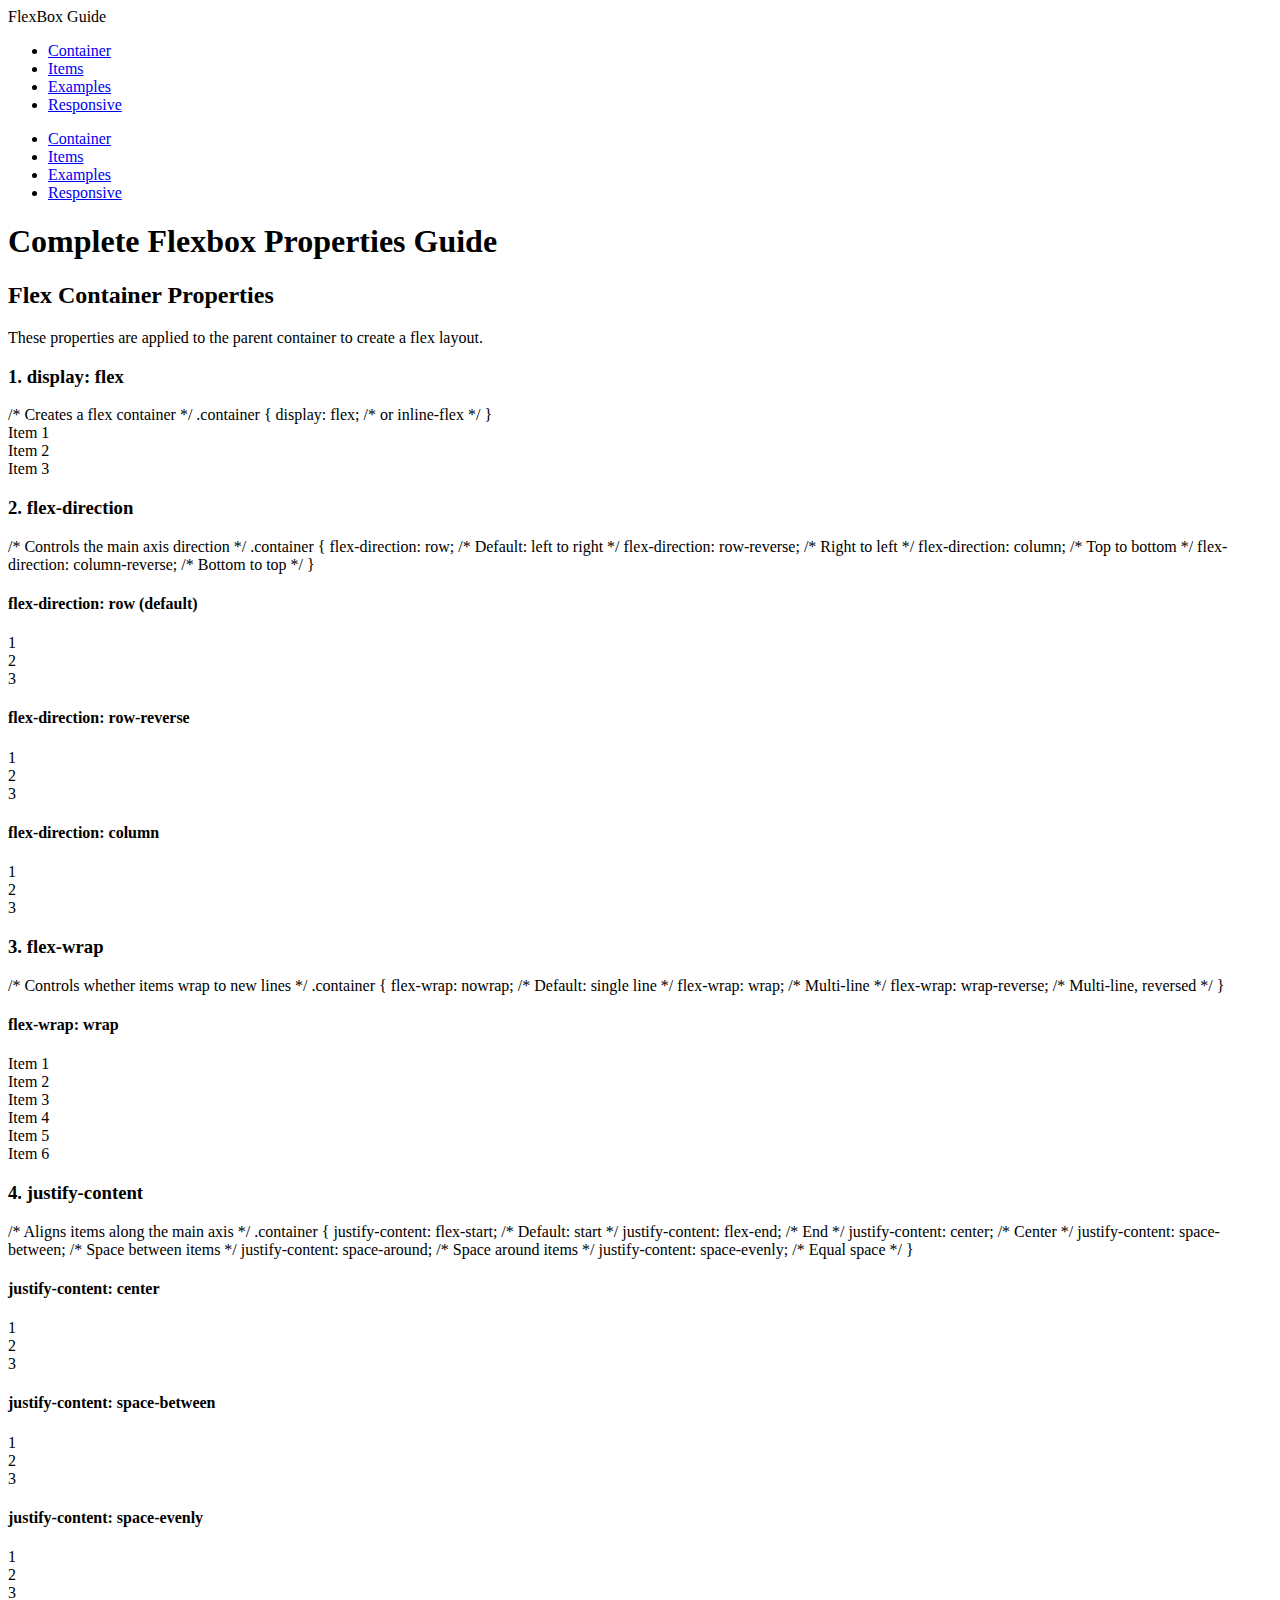
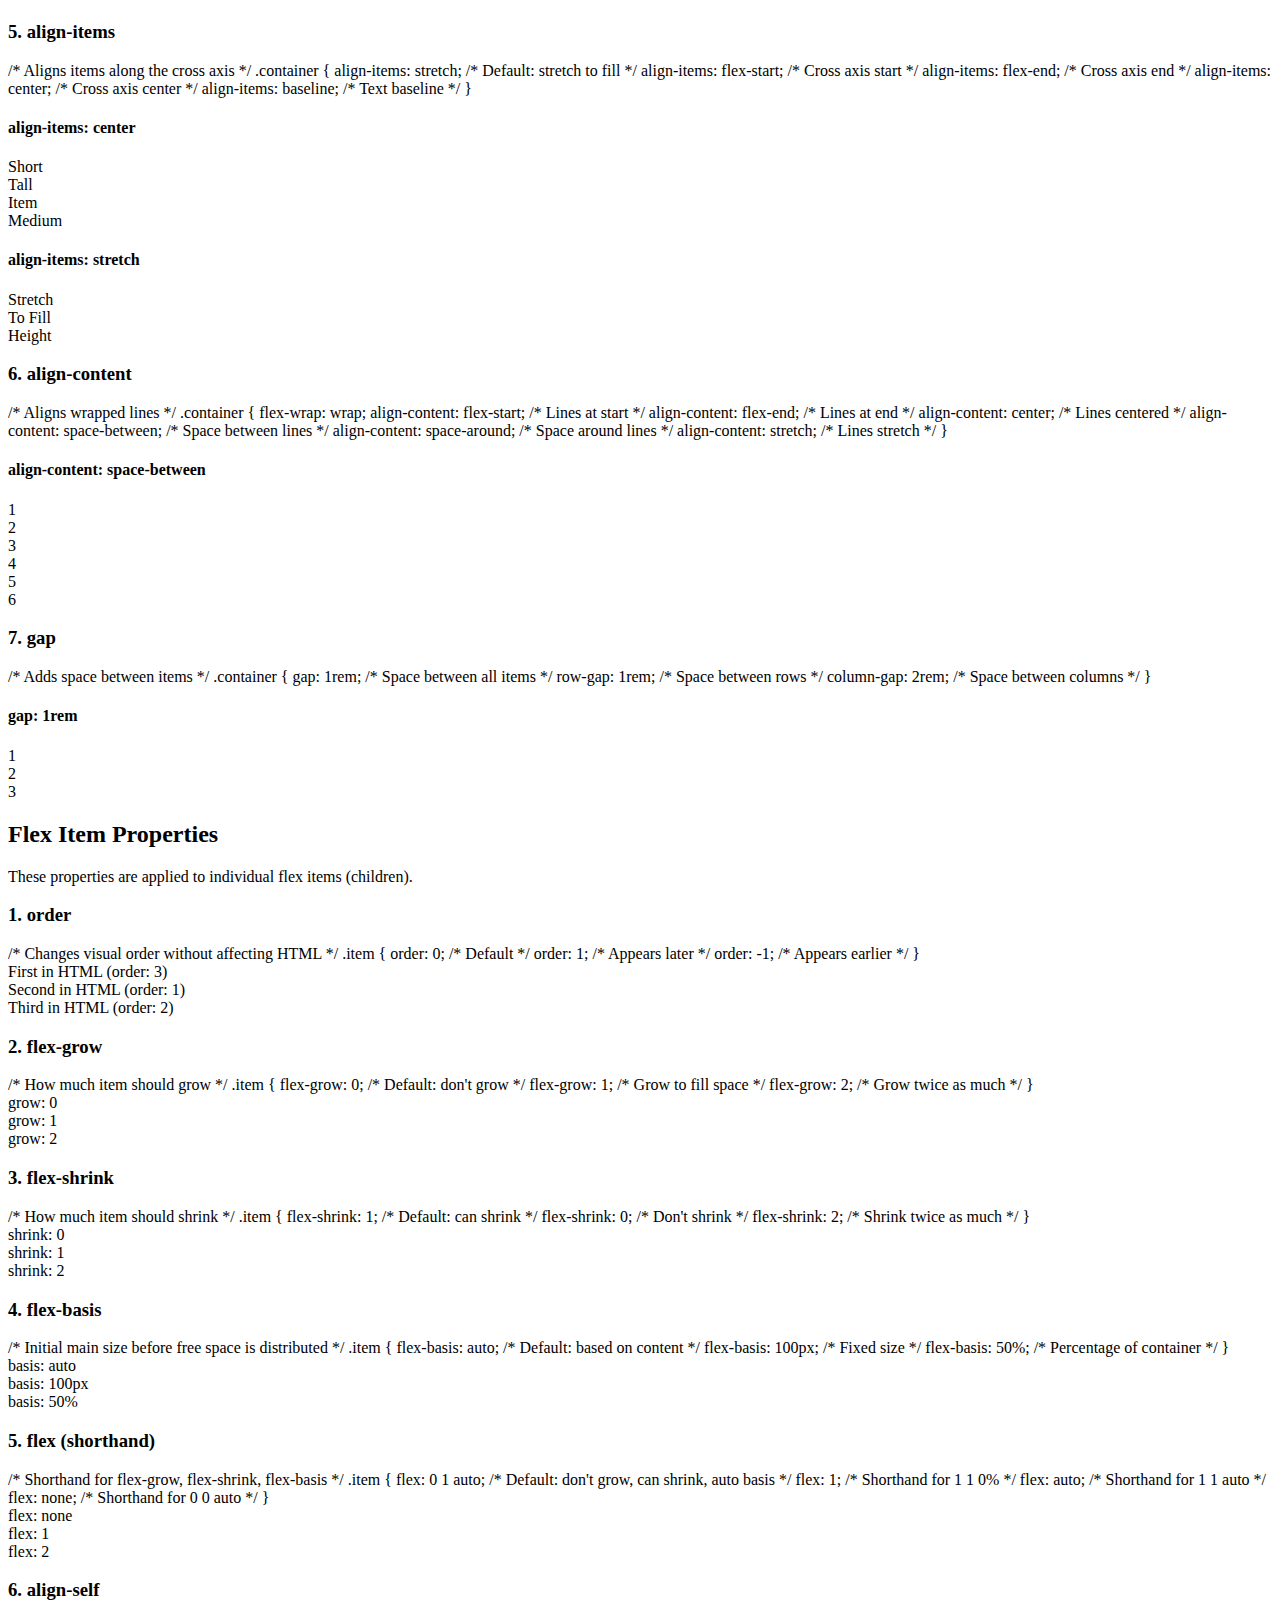
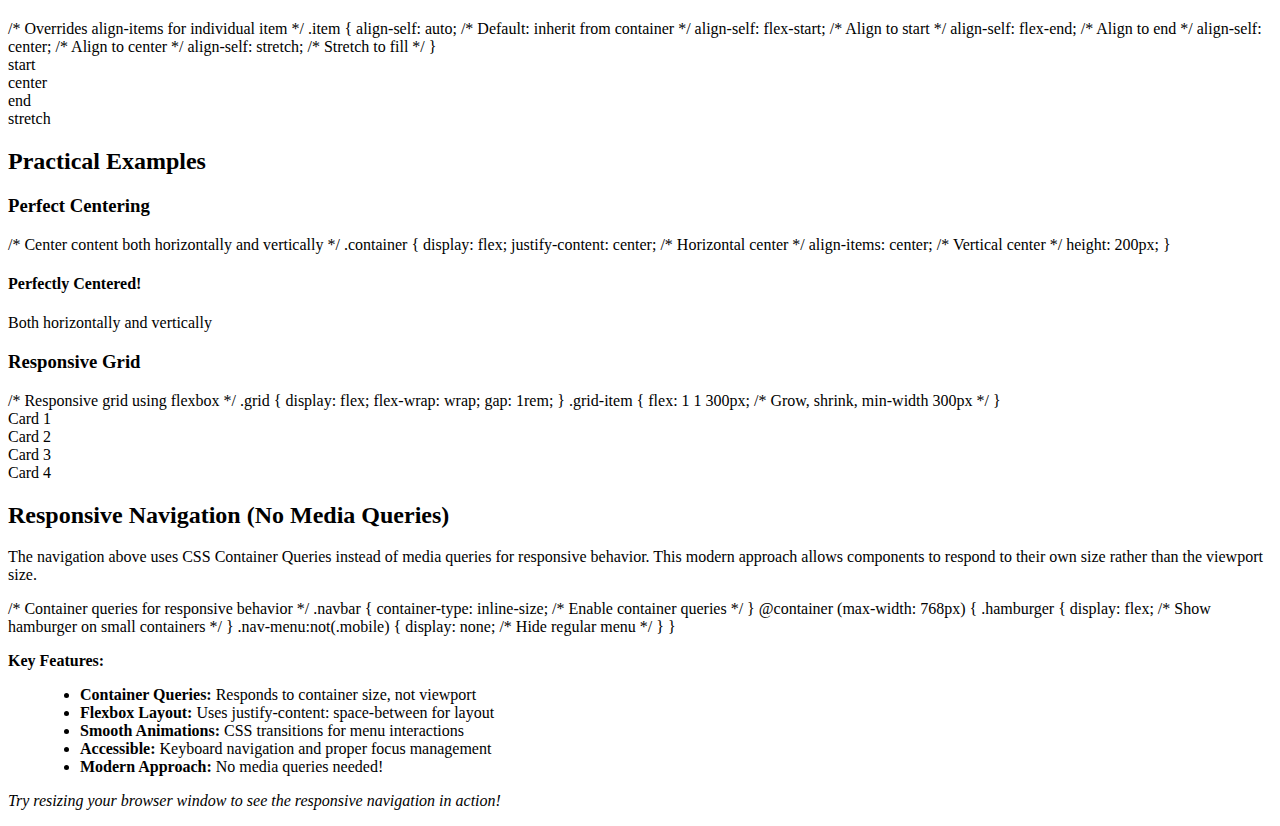
<file: index.html>
<!DOCTYPE html>
<html lang="en">
<head>
<!--     stylesheet link -->
    <link rel="stylesheet" href="css/style.css">
    <meta charset="UTF-8">
    <meta name="viewport" content="width=device-width, initial-scale=1.0">
    <title>Complete Flexbox Guide</title>

</head>
<body>
    <!-- Responsive Navigation -->
    <nav class="navbar">
        <div class="logo">FlexBox Guide</div>
        
        <!-- Regular menu -->
        <ul class="nav-menu">
            <li><a href="#container">Container</a></li>
            <li><a href="#items">Items</a></li>
            <li><a href="#examples">Examples</a></li>
            <li><a href="#responsive">Responsive</a></li>
        </ul>

        <!-- Mobile menu -->
        <ul class="nav-menu mobile" id="mobileMenu">
            <li><a href="#container">Container</a></li>
            <li><a href="#items">Items</a></li>
            <li><a href="#examples">Examples</a></li>
            <li><a href="#responsive">Responsive</a></li>
        </ul>

        <!-- Hamburger menu -->
        <div class="hamburger" id="hamburger">
            <span></span>
            <span></span>
            <span></span>
        </div>
    </nav>

    <div class="container">
        <h1>Complete Flexbox Properties Guide</h1>

        <!-- Flex Container Properties -->
        <div class="section" id="container">
            <h2>Flex Container Properties</h2>
            <p>These properties are applied to the parent container to create a flex layout.</p>

            <h3>1. display: flex</h3>
            <div class="code">/* Creates a flex container */
.container {
    display: flex; /* or inline-flex */
}</div>
            <div class="demo-container flex-basic">
                <div class="demo-item">Item 1</div>
                <div class="demo-item">Item 2</div>
                <div class="demo-item">Item 3</div>
            </div>

            <h3>2. flex-direction</h3>
            <div class="code">/* Controls the main axis direction */
.container {
    flex-direction: row; /* Default: left to right */
    flex-direction: row-reverse; /* Right to left */
    flex-direction: column; /* Top to bottom */
    flex-direction: column-reverse; /* Bottom to top */
}</div>
            
            <h4>flex-direction: row (default)</h4>
            <div class="demo-container flex-row">
                <div class="demo-item">1</div>
                <div class="demo-item">2</div>
                <div class="demo-item">3</div>
            </div>

            <h4>flex-direction: row-reverse</h4>
            <div class="demo-container flex-row-reverse">
                <div class="demo-item">1</div>
                <div class="demo-item">2</div>
                <div class="demo-item">3</div>
            </div>

            <h4>flex-direction: column</h4>
            <div class="demo-container flex-column">
                <div class="demo-item">1</div>
                <div class="demo-item">2</div>
                <div class="demo-item">3</div>
            </div>

            <h3>3. flex-wrap</h3>
            <div class="code">/* Controls whether items wrap to new lines */
.container {
    flex-wrap: nowrap; /* Default: single line */
    flex-wrap: wrap; /* Multi-line */
    flex-wrap: wrap-reverse; /* Multi-line, reversed */
}</div>

            <h4>flex-wrap: wrap</h4>
            <div class="demo-container flex-wrap">
                <div class="demo-item">Item 1</div>
                <div class="demo-item">Item 2</div>
                <div class="demo-item">Item 3</div>
                <div class="demo-item">Item 4</div>
                <div class="demo-item">Item 5</div>
                <div class="demo-item">Item 6</div>
            </div>

            <h3>4. justify-content</h3>
            <div class="code">/* Aligns items along the main axis */
.container {
    justify-content: flex-start; /* Default: start */
    justify-content: flex-end; /* End */
    justify-content: center; /* Center */
    justify-content: space-between; /* Space between items */
    justify-content: space-around; /* Space around items */
    justify-content: space-evenly; /* Equal space */
}</div>

            <h4>justify-content: center</h4>
            <div class="demo-container justify-center">
                <div class="demo-item">1</div>
                <div class="demo-item">2</div>
                <div class="demo-item">3</div>
            </div>

            <h4>justify-content: space-between</h4>
            <div class="demo-container justify-between">
                <div class="demo-item">1</div>
                <div class="demo-item">2</div>
                <div class="demo-item">3</div>
            </div>

            <h4>justify-content: space-evenly</h4>
            <div class="demo-container justify-evenly">
                <div class="demo-item">1</div>
                <div class="demo-item">2</div>
                <div class="demo-item">3</div>
            </div>

            <h3>5. align-items</h3>
            <div class="code">/* Aligns items along the cross axis */
.container {
    align-items: stretch; /* Default: stretch to fill */
    align-items: flex-start; /* Cross axis start */
    align-items: flex-end; /* Cross axis end */
    align-items: center; /* Cross axis center */
    align-items: baseline; /* Text baseline */
}</div>

            <h4>align-items: center</h4>
            <div class="demo-container align-center">
                <div class="demo-item">Short</div>
                <div class="demo-item">Tall<br>Item</div>
                <div class="demo-item">Medium</div>
            </div>

            <h4>align-items: stretch</h4>
            <div class="demo-container align-stretch">
                <div class="demo-item">Stretch</div>
                <div class="demo-item">To Fill</div>
                <div class="demo-item">Height</div>
            </div>

            <h3>6. align-content</h3>
            <div class="code">/* Aligns wrapped lines */
.container {
    flex-wrap: wrap;
    align-content: flex-start; /* Lines at start */
    align-content: flex-end; /* Lines at end */
    align-content: center; /* Lines centered */
    align-content: space-between; /* Space between lines */
    align-content: space-around; /* Space around lines */
    align-content: stretch; /* Lines stretch */
}</div>

            <h4>align-content: space-between</h4>
            <div class="demo-container align-content-between">
                <div class="demo-item">1</div>
                <div class="demo-item">2</div>
                <div class="demo-item">3</div>
                <div class="demo-item">4</div>
                <div class="demo-item">5</div>
                <div class="demo-item">6</div>
            </div>

            <h3>7. gap</h3>
            <div class="code">/* Adds space between items */
.container {
    gap: 1rem; /* Space between all items */
    row-gap: 1rem; /* Space between rows */
    column-gap: 2rem; /* Space between columns */
}</div>

            <h4>gap: 1rem</h4>
            <div class="demo-container gap-example">
                <div class="demo-item">1</div>
                <div class="demo-item">2</div>
                <div class="demo-item">3</div>
            </div>
        </div>

        <!-- Flex Item Properties -->
        <div class="section" id="items">
            <h2>Flex Item Properties</h2>
            <p>These properties are applied to individual flex items (children).</p>

            <h3>1. order</h3>
            <div class="code">/* Changes visual order without affecting HTML */
.item {
    order: 0; /* Default */
    order: 1; /* Appears later */
    order: -1; /* Appears earlier */
}</div>

            <div class="demo-container order-demo">
                <div class="demo-item order-3">First in HTML (order: 3)</div>
                <div class="demo-item order-1">Second in HTML (order: 1)</div>
                <div class="demo-item order-2">Third in HTML (order: 2)</div>
            </div>

            <h3>2. flex-grow</h3>
            <div class="code">/* How much item should grow */
.item {
    flex-grow: 0; /* Default: don't grow */
    flex-grow: 1; /* Grow to fill space */
    flex-grow: 2; /* Grow twice as much */
}</div>

            <div class="demo-container flex-grow-demo">
                <div class="demo-item grow-0">grow: 0</div>
                <div class="demo-item grow-1">grow: 1</div>
                <div class="demo-item grow-2">grow: 2</div>
            </div>

            <h3>3. flex-shrink</h3>
            <div class="code">/* How much item should shrink */
.item {
    flex-shrink: 1; /* Default: can shrink */
    flex-shrink: 0; /* Don't shrink */
    flex-shrink: 2; /* Shrink twice as much */
}</div>

            <div class="demo-container flex-shrink-demo">
                <div class="demo-item shrink-0">shrink: 0</div>
                <div class="demo-item shrink-1">shrink: 1</div>
                <div class="demo-item shrink-2">shrink: 2</div>
            </div>

            <h3>4. flex-basis</h3>
            <div class="code">/* Initial main size before free space is distributed */
.item {
    flex-basis: auto; /* Default: based on content */
    flex-basis: 100px; /* Fixed size */
    flex-basis: 50%; /* Percentage of container */
}</div>

            <div class="demo-container flex-basis-demo">
                <div class="demo-item basis-auto">basis: auto</div>
                <div class="demo-item basis-100">basis: 100px</div>
                <div class="demo-item basis-50">basis: 50%</div>
            </div>

            <h3>5. flex (shorthand)</h3>
            <div class="code">/* Shorthand for flex-grow, flex-shrink, flex-basis */
.item {
    flex: 0 1 auto; /* Default: don't grow, can shrink, auto basis */
    flex: 1; /* Shorthand for 1 1 0% */
    flex: auto; /* Shorthand for 1 1 auto */
    flex: none; /* Shorthand for 0 0 auto */
}</div>

            <div class="demo-container flex-shorthand-demo">
                <div class="demo-item flex-none">flex: none</div>
                <div class="demo-item flex-1">flex: 1</div>
                <div class="demo-item flex-2">flex: 2</div>
            </div>

            <h3>6. align-self</h3>
            <div class="code">/* Overrides align-items for individual item */
.item {
    align-self: auto; /* Default: inherit from container */
    align-self: flex-start; /* Align to start */
    align-self: flex-end; /* Align to end */
    align-self: center; /* Align to center */
    align-self: stretch; /* Stretch to fill */
}</div>

            <div class="demo-container align-self-demo">
                <div class="demo-item align-self-start">start</div>
                <div class="demo-item align-self-center">center</div>
                <div class="demo-item align-self-end">end</div>
                <div class="demo-item align-self-stretch">stretch</div>
            </div>
        </div>

        <!-- Practical Examples -->
        <div class="section" id="examples">
            <h2>Practical Examples</h2>

            <h3>Perfect Centering</h3>
            <div class="code">/* Center content both horizontally and vertically */
.container {
    display: flex;
    justify-content: center; /* Horizontal center */
    align-items: center; /* Vertical center */
    height: 200px;
}</div>

            <div class="demo-container perfect-center">
                <div class="centered-content">
                    <h4>Perfectly Centered!</h4>
                    <p>Both horizontally and vertically</p>
                </div>
            </div>

            <h3>Responsive Grid</h3>
            <div class="code">/* Responsive grid using flexbox */
.grid {
    display: flex;
    flex-wrap: wrap;
    gap: 1rem;
}

.grid-item {
    flex: 1 1 300px; /* Grow, shrink, min-width 300px */
}</div>

            <div class="demo-container responsive-grid">
                <div class="grid-item">Card 1</div>
                <div class="grid-item">Card 2</div>
                <div class="grid-item">Card 3</div>
                <div class="grid-item">Card 4</div>
            </div>
        </div>

        <!-- Responsive Navigation Info -->
        <div class="section" id="responsive">
            <h2>Responsive Navigation (No Media Queries)</h2>
            <p>The navigation above uses CSS Container Queries instead of media queries for responsive behavior. This modern approach allows components to respond to their own size rather than the viewport size.</p>
            
            <div class="code">/* Container queries for responsive behavior */
.navbar {
    container-type: inline-size; /* Enable container queries */
}

@container (max-width: 768px) {
    .hamburger {
        display: flex; /* Show hamburger on small containers */
    }
    
    .nav-menu:not(.mobile) {
        display: none; /* Hide regular menu */
    }
}</div>

            <p><strong>Key Features:</strong></p>
            <ul style="margin-left: 2rem; margin-top: 1rem;">
                <li><strong>Container Queries:</strong> Responds to container size, not viewport</li>
                <li><strong>Flexbox Layout:</strong> Uses justify-content: space-between for layout</li>
                <li><strong>Smooth Animations:</strong> CSS transitions for menu interactions</li>
                <li><strong>Accessible:</strong> Keyboard navigation and proper focus management</li>
                <li><strong>Modern Approach:</strong> No media queries needed!</li>
            </ul>

            <p style="margin-top: 1rem;"><em>Try resizing your browser window to see the responsive navigation in action!</em></p>
        </div>
    </div>

    <script>
        // Hamburger menu functionality
        const hamburger = document.getElementById('hamburger');
        const mobileMenu = document.getElementById('mobileMenu');

        hamburger.addEventListener('click', () => {
            mobileMenu.classList.toggle('active');
            
            // Animate hamburger lines
            const spans = hamburger.querySelectorAll('span');
            if (mobileMenu.classList.contains('active')) {
                spans[0].style.transform = 'rotate(45deg) translate(5px, 5px)';
                spans[1].style.opacity = '0';
                spans[2].style.transform = 'rotate(-45deg) translate(7px, -6px)';
            } else {
                spans[0].style.transform = 'none';
                spans[1].style.opacity = '1';
                spans[2].style.transform = 'none';
            }
        });

        // Close mobile menu when clicking on a link
        const mobileLinks = mobileMenu.querySelectorAll('a');
        mobileLinks.forEach(link => {
            link.addEventListener('click', () => {
                mobileMenu.classList.remove('active');
                const spans = hamburger.querySelectorAll('span');
                spans[0].style.transform = 'none';
                spans[1].style.opacity = '1';
                spans
</file>
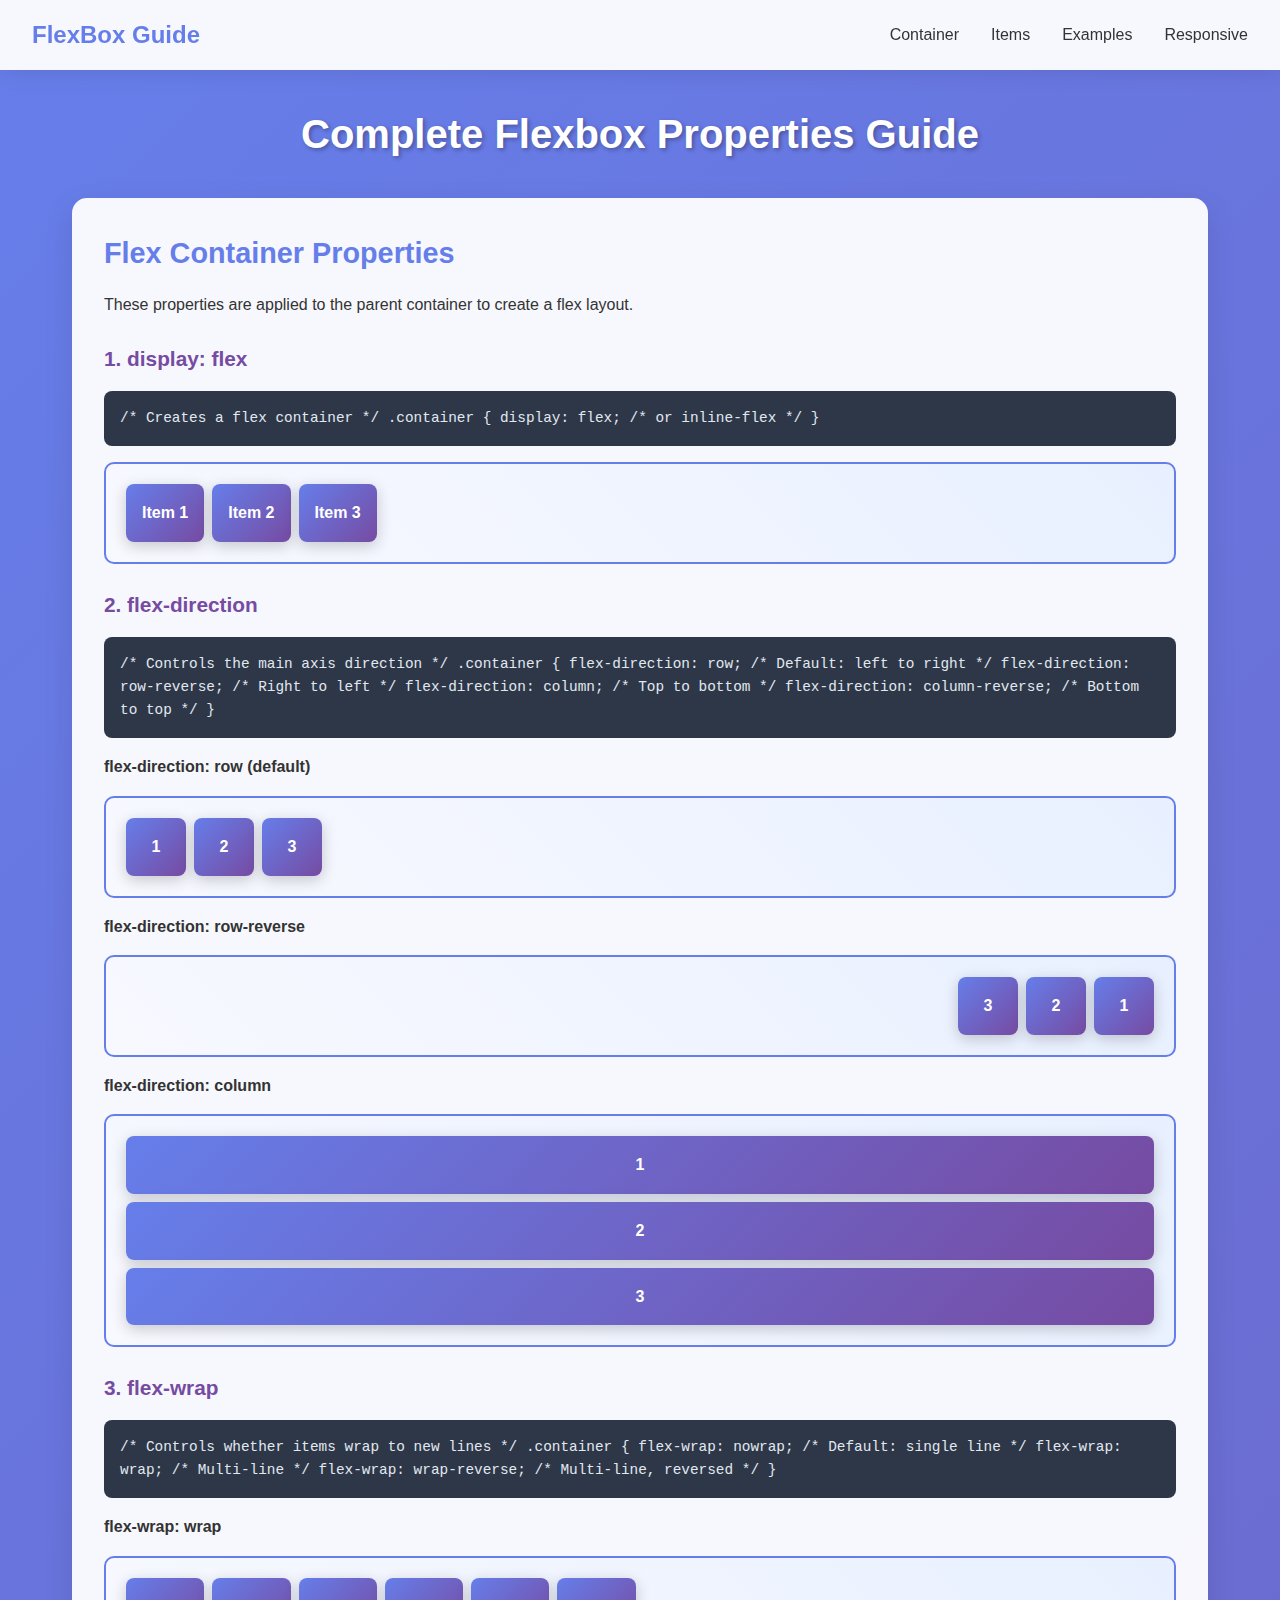
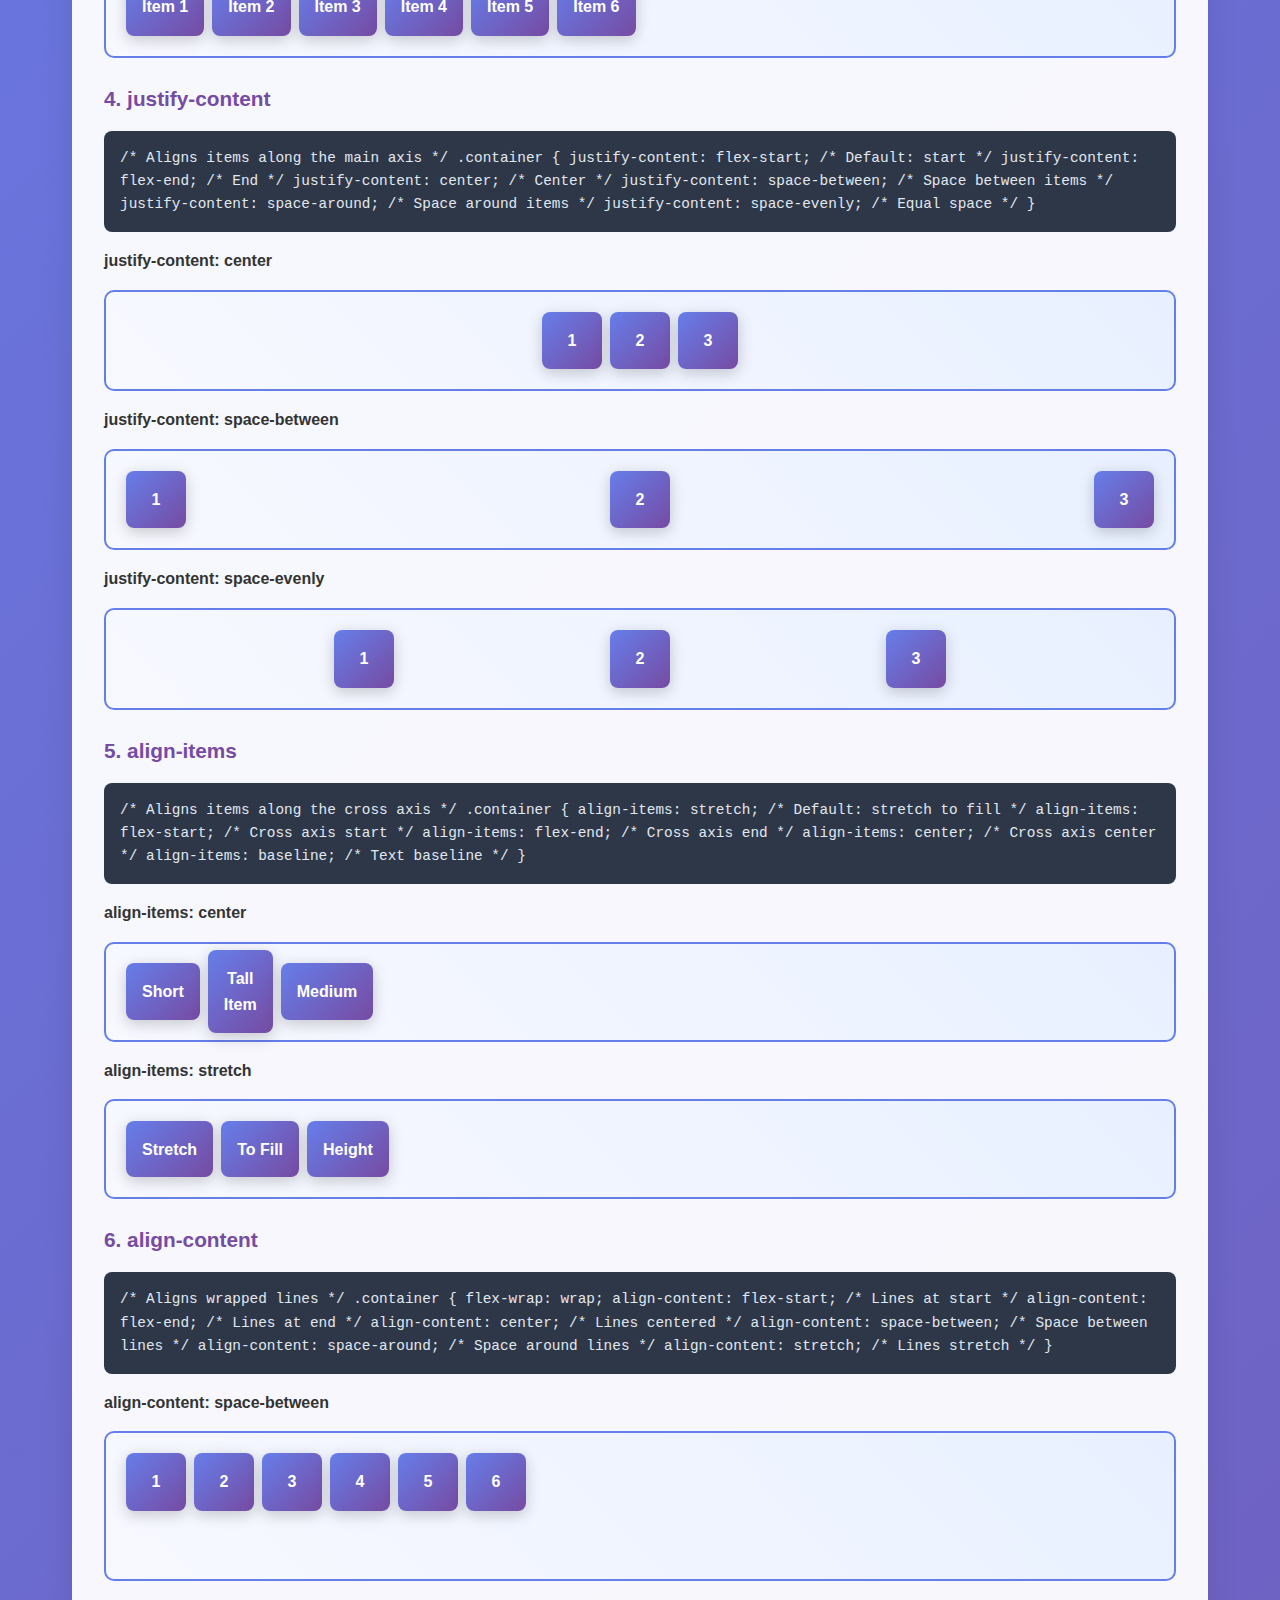
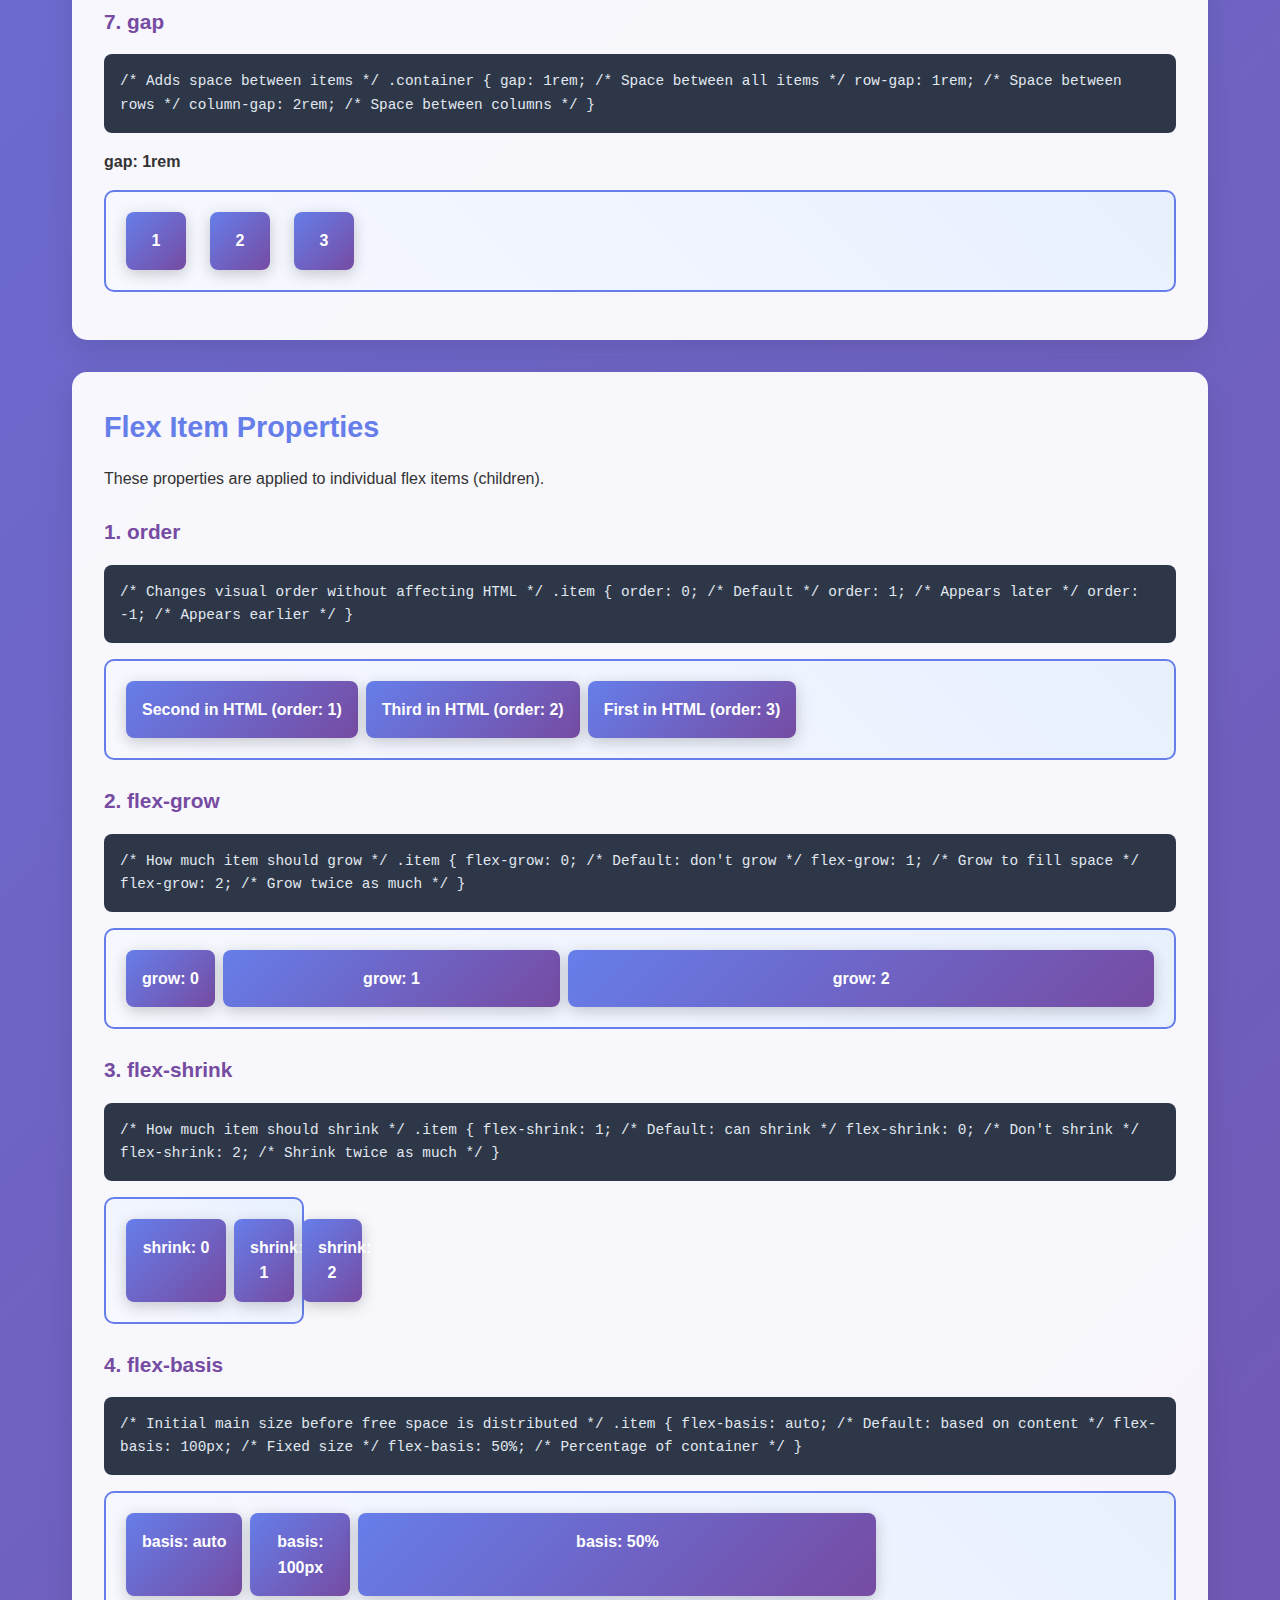
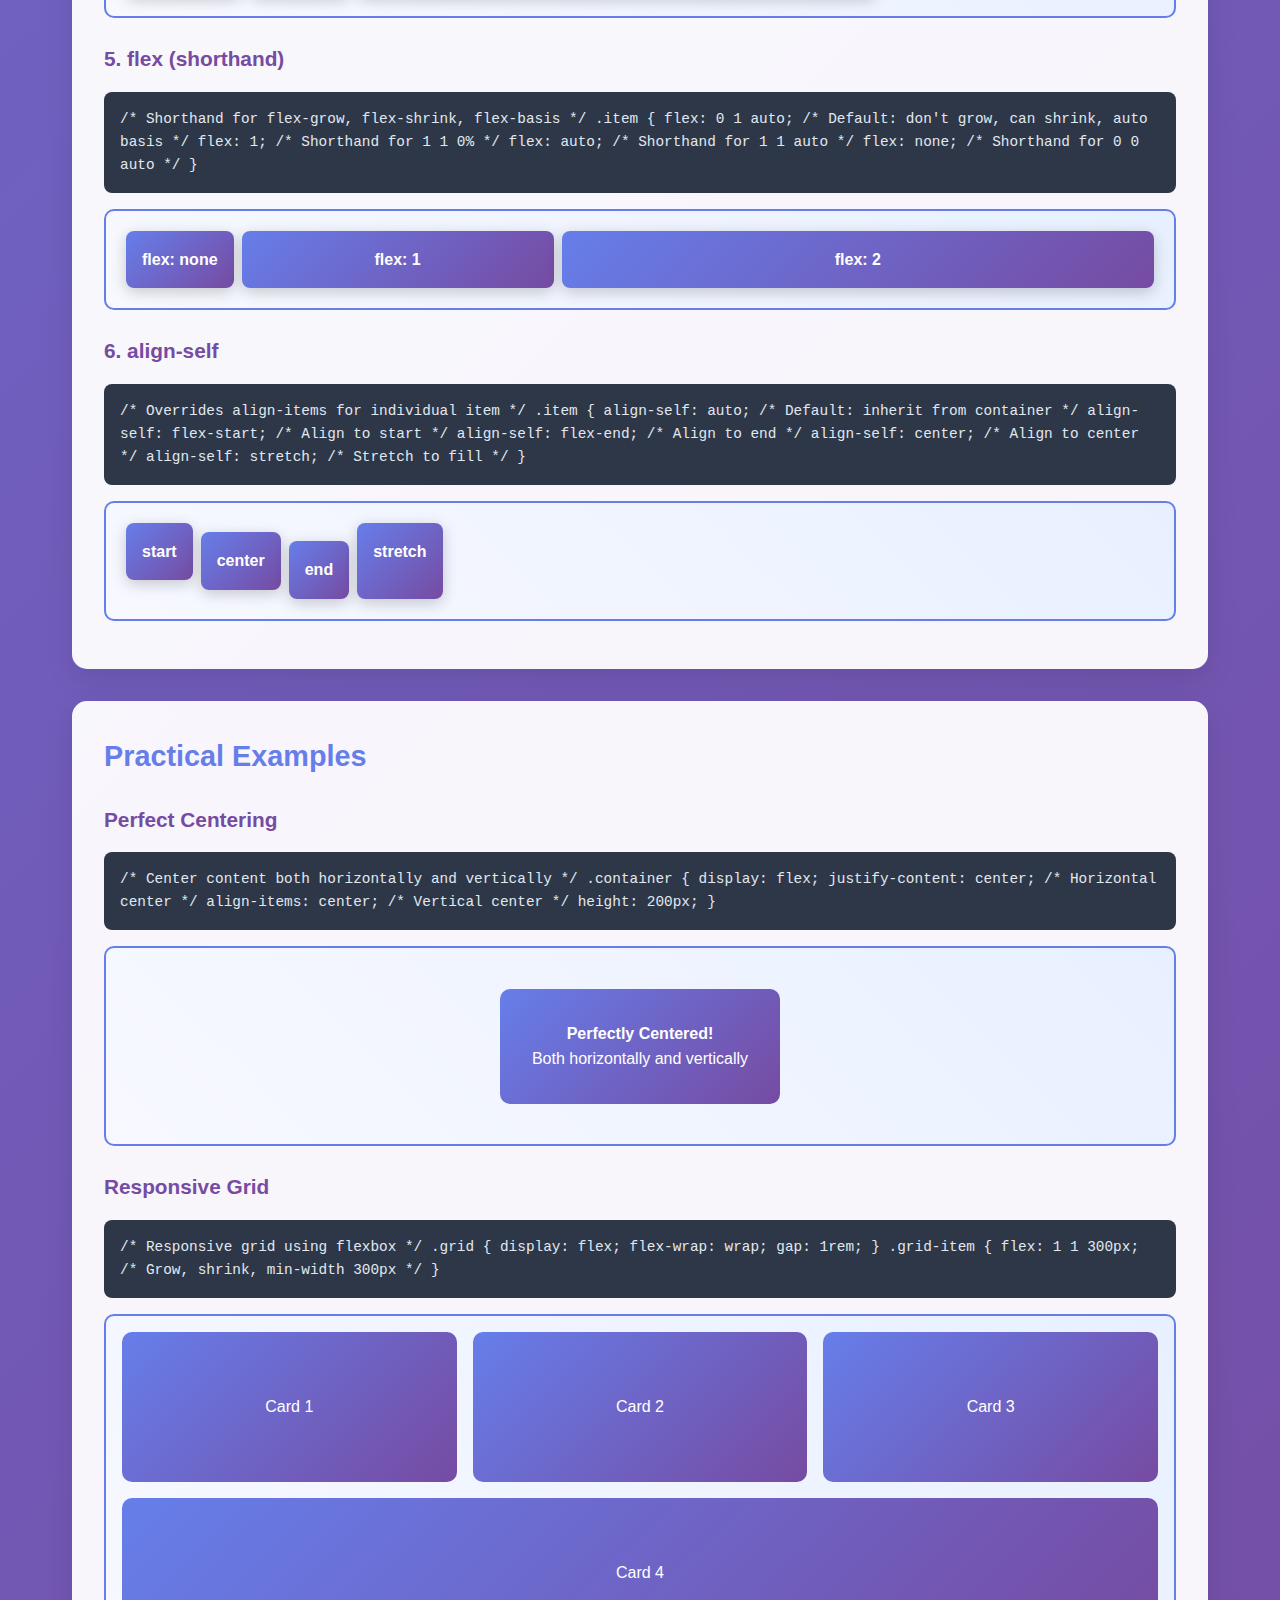
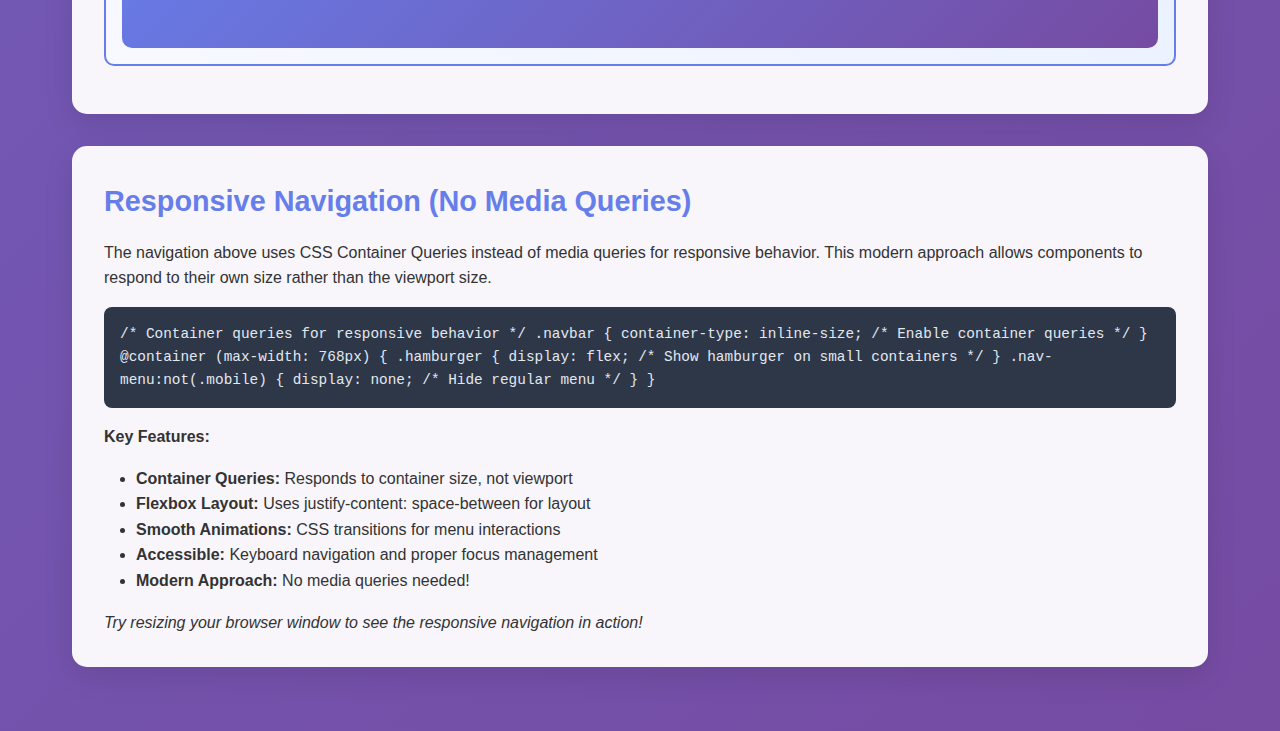
<file: index.html.html>
<!DOCTYPE html>
<html lang="en">
<head>
    <meta charset="UTF-8">
    <meta name="viewport" content="width=device-width, initial-scale=1.0">
    <title>Complete Flexbox Guide</title>
    <style>
        * {
            margin: 0;
            padding: 0;
            box-sizing: border-box;
        }

        body {
            font-family: 'Segoe UI', Tahoma, Geneva, Verdana, sans-serif;
            line-height: 1.6;
            background: linear-gradient(135deg, #667eea 0%, #764ba2 100%);
            color: #333;
        }

        /* ========== RESPONSIVE NAVIGATION WITHOUT MEDIA QUERIES ========== */
        .navbar {
            /* Flex container properties */
            display: flex; /* Creates flex container */
            justify-content: space-between; /* Distributes space between logo and menu */
            align-items: center; /* Centers items vertically */
            padding: 1rem 2rem;
            background: rgba(255, 255, 255, 0.95);
            backdrop-filter: blur(10px);
            box-shadow: 0 2px 20px rgba(0, 0, 0, 0.1);
            position: sticky;
            top: 0;
            z-index: 1000;
        }

        .logo {
            font-size: 1.5rem;
            font-weight: bold;
            color: #667eea;
            /* Flex item properties */
            flex-shrink: 0; /* Prevents logo from shrinking */
        }

        .nav-menu {
            /* Flex container properties */
            display: flex; /* Creates horizontal menu */
            list-style: none;
            gap: 2rem;
            /* Flex item properties */
            flex-wrap: wrap; /* Allows items to wrap on smaller screens */
        }

        .nav-menu a {
            text-decoration: none;
            color: #333;
            font-weight: 500;
            transition: color 0.3s ease;
        }

        .nav-menu a:hover {
            color: #667eea;
        }

        /* Hamburger menu - hidden by default */
        .hamburger {
            display: none; /* Hidden on desktop */
            flex-direction: column; /* Stacks lines vertically */
            cursor: pointer;
            padding: 0.5rem;
            /* Flex item properties */
            flex-shrink: 0; /* Prevents hamburger from shrinking */
        }

        .hamburger span {
            width: 25px;
            height: 3px;
            background: #333;
            margin: 3px 0;
            transition: 0.3s;
            border-radius: 2px;
        }

        /* Mobile menu styling */
        .nav-menu.mobile {
            position: absolute;
            top: 100%;
            left: 0;
            right: 0;
            background: rgba(255, 255, 255, 0.98);
            backdrop-filter: blur(10px);
            /* Flex container properties for mobile */
            flex-direction: column; /* Stack items vertically */
            align-items: center; /* Center items horizontally */
            padding: 2rem 0;
            box-shadow: 0 5px 20px rgba(0, 0, 0, 0.1);
            transform: translateY(-100%);
            opacity: 0;
            transition: all 0.3s ease;
            pointer-events: none;
        }

        .nav-menu.mobile.active {
            transform: translateY(0);
            opacity: 1;
            pointer-events: all;
        }

        /* Show hamburger and hide menu on small screens using container queries */
        .navbar {
            container-type: inline-size;
        }

        @container (max-width: 768px) {
            .hamburger {
                display: flex; /* Show hamburger */
            }
            
            .nav-menu:not(.mobile) {
                display: none; /* Hide regular menu */
            }
        }

        /* ========== FLEXBOX EXAMPLES SECTION ========== */
        .container {
            max-width: 1200px;
            margin: 0 auto;
            padding: 2rem;
        }

        h1 {
            text-align: center;
            color: white;
            margin-bottom: 2rem;
            font-size: 2.5rem;
            text-shadow: 2px 2px 4px rgba(0, 0, 0, 0.3);
        }

        .section {
            background: rgba(255, 255, 255, 0.95);
            border-radius: 15px;
            padding: 2rem;
            margin-bottom: 2rem;
            box-shadow: 0 10px 30px rgba(0, 0, 0, 0.1);
        }

        .section h2 {
            color: #667eea;
            margin-bottom: 1rem;
            font-size: 1.8rem;
        }

        .section h3 {
            color: #764ba2;
            margin: 1.5rem 0 0.5rem 0;
            font-size: 1.3rem;
        }

        .demo-container {
            border: 2px solid #667eea;
            border-radius: 10px;
            padding: 1rem;
            margin: 1rem 0;
            background: linear-gradient(45deg, #f8f9ff, #e8f0ff);
        }

        .demo-item {
            background: linear-gradient(135deg, #667eea, #764ba2);
            color: white;
            padding: 1rem;
            margin: 0.25rem;
            border-radius: 8px;
            font-weight: bold;
            text-align: center;
            min-width: 60px;
            box-shadow: 0 4px 15px rgba(0, 0, 0, 0.2);
        }

        .code {
            background: #2d3748;
            color: #e2e8f0;
            padding: 1rem;
            border-radius: 8px;
            font-family: 'Courier New', monospace;
            font-size: 0.9rem;
            overflow-x: auto;
            margin: 1rem 0;
        }

        /* ========== FLEX CONTAINER PROPERTIES EXAMPLES ========== */

        /* Display flex */
        .flex-basic {
            display: flex; /* Creates a flex container */
        }

        /* Flex Direction Examples */
        .flex-row {
            display: flex;
            flex-direction: row; /* Default: items in horizontal line */
        }

        .flex-row-reverse {
            display: flex;
            flex-direction: row-reverse; /* Horizontal line, reversed order */
        }

        .flex-column {
            display: flex;
            flex-direction: column; /* Vertical stack */
        }

        .flex-column-reverse {
            display: flex;
            flex-direction: column-reverse; /* Vertical stack, reversed */
        }

        /* Flex Wrap Examples */
        .flex-nowrap {
            display: flex;
            flex-wrap: nowrap; /* Default: items stay on one line */
        }

        .flex-wrap {
            display: flex;
            flex-wrap: wrap; /* Items wrap to new lines */
        }

        .flex-wrap-reverse {
            display: flex;
            flex-wrap: wrap-reverse; /* Items wrap in reverse order */
        }

        /* Justify Content Examples */
        .justify-start {
            display: flex;
            justify-content: flex-start; /* Items at start of main axis */
        }

        .justify-end {
            display: flex;
            justify-content: flex-end; /* Items at end of main axis */
        }

        .justify-center {
            display: flex;
            justify-content: center; /* Items centered on main axis */
        }

        .justify-between {
            display: flex;
            justify-content: space-between; /* Equal space between items */
        }

        .justify-around {
            display: flex;
            justify-content: space-around; /* Equal space around items */
        }

        .justify-evenly {
            display: flex;
            justify-content: space-evenly; /* Perfectly equal space between items */
        }

        /* Align Items Examples */
        .align-start {
            display: flex;
            align-items: flex-start; /* Items at start of cross axis */
            height: 100px;
        }

        .align-end {
            display: flex;
            align-items: flex-end; /* Items at end of cross axis */
            height: 100px;
        }

        .align-center {
            display: flex;
            align-items: center; /* Items centered on cross axis */
            height: 100px;
        }

        .align-baseline {
            display: flex;
            align-items: baseline; /* Items aligned to text baseline */
            height: 100px;
        }

        .align-stretch {
            display: flex;
            align-items: stretch; /* Items stretch to fill container */
            height: 100px;
        }

        /* Align Content Examples */
        .align-content-start {
            display: flex;
            flex-wrap: wrap;
            align-content: flex-start; /* Wrapped lines at start */
            height: 150px;
        }

        .align-content-end {
            display: flex;
            flex-wrap: wrap;
            align-content: flex-end; /* Wrapped lines at end */
            height: 150px;
        }

        .align-content-center {
            display: flex;
            flex-wrap: wrap;
            align-content: center; /* Wrapped lines centered */
            height: 150px;
        }

        .align-content-between {
            display: flex;
            flex-wrap: wrap;
            align-content: space-between; /* Equal space between lines */
            height: 150px;
        }

        .align-content-around {
            display: flex;
            flex-wrap: wrap;
            align-content: space-around; /* Equal space around lines */
            height: 150px;
        }

        .align-content-stretch {
            display: flex;
            flex-wrap: wrap;
            align-content: stretch; /* Lines stretch to fill */
            height: 150px;
        }

        /* Gap Examples */
        .gap-example {
            display: flex;
            gap: 1rem; /* Space between all items */
        }

        .gap-row-column {
            display: flex;
            flex-wrap: wrap;
            row-gap: 1rem; /* Space between rows */
            column-gap: 2rem; /* Space between columns */
        }

        /* ========== FLEX ITEM PROPERTIES EXAMPLES ========== */

        /* Order Examples */
        .order-demo {
            display: flex;
        }

        .order-1 { order: 1; } /* Appears first */
        .order-2 { order: 2; } /* Appears second */
        .order-3 { order: 3; } /* Appears third */

        /* Flex Grow Examples */
        .flex-grow-demo {
            display: flex;
        }

        .grow-0 { flex-grow: 0; } /* Doesn't grow */
        .grow-1 { flex-grow: 1; } /* Grows to fill available space */
        .grow-2 { flex-grow: 2; } /* Grows twice as much as grow-1 */

        /* Flex Shrink Examples */
        .flex-shrink-demo {
            display: flex;
            width: 200px; /* Constrained width to force shrinking */
        }

        .shrink-0 { 
            flex-shrink: 0; /* Doesn't shrink */
            width: 100px;
        }
        .shrink-1 { 
            flex-shrink: 1; /* Default shrinking */
            width: 100px;
        }
        .shrink-2 { 
            flex-shrink: 2; /* Shrinks twice as much */
            width: 100px;
        }

        /* Flex Basis Examples */
        .flex-basis-demo {
            display: flex;
        }

        .basis-auto { flex-basis: auto; } /* Based on content */
        .basis-100 { flex-basis: 100px; } /* Fixed 100px */
        .basis-50 { flex-basis: 50%; } /* 50% of container */

        /* Flex Shorthand Examples */
        .flex-shorthand-demo {
            display: flex;
        }

        .flex-none { flex: none; } /* 0 0 auto - doesn't grow or shrink */
        .flex-auto { flex: auto; } /* 1 1 auto - grows and shrinks */
        .flex-1 { flex: 1; } /* 1 1 0% - equal distribution */
        .flex-2 { flex: 2; } /* 2 1 0% - twice the space */

        /* Align Self Examples */
        .align-self-demo {
            display: flex;
            align-items: center; /* Container centers items */
            height: 120px;
        }

        .align-self-start { align-self: flex-start; } /* Overrides container alignment */
        .align-self-end { align-self: flex-end; } /* Aligns to end */
        .align-self-center { align-self: center; } /* Stays centered */
        .align-self-stretch { align-self: stretch; } /* Stretches to full height */

        /* Responsive grid using flexbox */
        .responsive-grid {
            display: flex;
            flex-wrap: wrap;
            gap: 1rem;
        }

        .grid-item {
            flex: 1 1 300px; /* Grow, shrink, min-width 300px */
            background: linear-gradient(135deg, #667eea, #764ba2);
            color: white;
            padding: 2rem;
            border-radius: 10px;
            text-align: center;
            min-height: 150px;
            display: flex;
            align-items: center;
            justify-content: center;
        }

        /* Perfect centering example */
        .perfect-center {
            display: flex;
            justify-content: center; /* Center horizontally */
            align-items: center; /* Center vertically */
            height: 200px;
            background: linear-gradient(45deg, #f8f9ff, #e8f0ff);
            border-radius: 10px;
        }

        .centered-content {
            background: linear-gradient(135deg, #667eea, #764ba2);
            color: white;
            padding: 2rem;
            border-radius: 10px;
            text-align: center;
        }
    </style>
</head>
<body>
    <!-- Responsive Navigation -->
    <nav class="navbar">
        <div class="logo">FlexBox Guide</div>
        
        <!-- Regular menu -->
        <ul class="nav-menu">
            <li><a href="#container">Container</a></li>
            <li><a href="#items">Items</a></li>
            <li><a href="#examples">Examples</a></li>
            <li><a href="#responsive">Responsive</a></li>
        </ul>

        <!-- Mobile menu -->
        <ul class="nav-menu mobile" id="mobileMenu">
            <li><a href="#container">Container</a></li>
            <li><a href="#items">Items</a></li>
            <li><a href="#examples">Examples</a></li>
            <li><a href="#responsive">Responsive</a></li>
        </ul>

        <!-- Hamburger menu -->
        <div class="hamburger" id="hamburger">
            <span></span>
            <span></span>
            <span></span>
        </div>
    </nav>

    <div class="container">
        <h1>Complete Flexbox Properties Guide</h1>

        <!-- Flex Container Properties -->
        <div class="section" id="container">
            <h2>Flex Container Properties</h2>
            <p>These properties are applied to the parent container to create a flex layout.</p>

            <h3>1. display: flex</h3>
            <div class="code">/* Creates a flex container */
.container {
    display: flex; /* or inline-flex */
}</div>
            <div class="demo-container flex-basic">
                <div class="demo-item">Item 1</div>
                <div class="demo-item">Item 2</div>
                <div class="demo-item">Item 3</div>
            </div>

            <h3>2. flex-direction</h3>
            <div class="code">/* Controls the main axis direction */
.container {
    flex-direction: row; /* Default: left to right */
    flex-direction: row-reverse; /* Right to left */
    flex-direction: column; /* Top to bottom */
    flex-direction: column-reverse; /* Bottom to top */
}</div>
            
            <h4>flex-direction: row (default)</h4>
            <div class="demo-container flex-row">
                <div class="demo-item">1</div>
                <div class="demo-item">2</div>
                <div class="demo-item">3</div>
            </div>

            <h4>flex-direction: row-reverse</h4>
            <div class="demo-container flex-row-reverse">
                <div class="demo-item">1</div>
                <div class="demo-item">2</div>
                <div class="demo-item">3</div>
            </div>

            <h4>flex-direction: column</h4>
            <div class="demo-container flex-column">
                <div class="demo-item">1</div>
                <div class="demo-item">2</div>
                <div class="demo-item">3</div>
            </div>

            <h3>3. flex-wrap</h3>
            <div class="code">/* Controls whether items wrap to new lines */
.container {
    flex-wrap: nowrap; /* Default: single line */
    flex-wrap: wrap; /* Multi-line */
    flex-wrap: wrap-reverse; /* Multi-line, reversed */
}</div>

            <h4>flex-wrap: wrap</h4>
            <div class="demo-container flex-wrap">
                <div class="demo-item">Item 1</div>
                <div class="demo-item">Item 2</div>
                <div class="demo-item">Item 3</div>
                <div class="demo-item">Item 4</div>
                <div class="demo-item">Item 5</div>
                <div class="demo-item">Item 6</div>
            </div>

            <h3>4. justify-content</h3>
            <div class="code">/* Aligns items along the main axis */
.container {
    justify-content: flex-start; /* Default: start */
    justify-content: flex-end; /* End */
    justify-content: center; /* Center */
    justify-content: space-between; /* Space between items */
    justify-content: space-around; /* Space around items */
    justify-content: space-evenly; /* Equal space */
}</div>

            <h4>justify-content: center</h4>
            <div class="demo-container justify-center">
                <div class="demo-item">1</div>
                <div class="demo-item">2</div>
                <div class="demo-item">3</div>
            </div>

            <h4>justify-content: space-between</h4>
            <div class="demo-container justify-between">
                <div class="demo-item">1</div>
                <div class="demo-item">2</div>
                <div class="demo-item">3</div>
            </div>

            <h4>justify-content: space-evenly</h4>
            <div class="demo-container justify-evenly">
                <div class="demo-item">1</div>
                <div class="demo-item">2</div>
                <div class="demo-item">3</div>
            </div>

            <h3>5. align-items</h3>
            <div class="code">/* Aligns items along the cross axis */
.container {
    align-items: stretch; /* Default: stretch to fill */
    align-items: flex-start; /* Cross axis start */
    align-items: flex-end; /* Cross axis end */
    align-items: center; /* Cross axis center */
    align-items: baseline; /* Text baseline */
}</div>

            <h4>align-items: center</h4>
            <div class="demo-container align-center">
                <div class="demo-item">Short</div>
                <div class="demo-item">Tall<br>Item</div>
                <div class="demo-item">Medium</div>
            </div>

            <h4>align-items: stretch</h4>
            <div class="demo-container align-stretch">
                <div class="demo-item">Stretch</div>
                <div class="demo-item">To Fill</div>
                <div class="demo-item">Height</div>
            </div>

            <h3>6. align-content</h3>
            <div class="code">/* Aligns wrapped lines */
.container {
    flex-wrap: wrap;
    align-content: flex-start; /* Lines at start */
    align-content: flex-end; /* Lines at end */
    align-content: center; /* Lines centered */
    align-content: space-between; /* Space between lines */
    align-content: space-around; /* Space around lines */
    align-content: stretch; /* Lines stretch */
}</div>

            <h4>align-content: space-between</h4>
            <div class="demo-container align-content-between">
                <div class="demo-item">1</div>
                <div class="demo-item">2</div>
                <div class="demo-item">3</div>
                <div class="demo-item">4</div>
                <div class="demo-item">5</div>
                <div class="demo-item">6</div>
            </div>

            <h3>7. gap</h3>
            <div class="code">/* Adds space between items */
.container {
    gap: 1rem; /* Space between all items */
    row-gap: 1rem; /* Space between rows */
    column-gap: 2rem; /* Space between columns */
}</div>

            <h4>gap: 1rem</h4>
            <div class="demo-container gap-example">
                <div class="demo-item">1</div>
                <div class="demo-item">2</div>
                <div class="demo-item">3</div>
            </div>
        </div>

        <!-- Flex Item Properties -->
        <div class="section" id="items">
            <h2>Flex Item Properties</h2>
            <p>These properties are applied to individual flex items (children).</p>

            <h3>1. order</h3>
            <div class="code">/* Changes visual order without affecting HTML */
.item {
    order: 0; /* Default */
    order: 1; /* Appears later */
    order: -1; /* Appears earlier */
}</div>

            <div class="demo-container order-demo">
                <div class="demo-item order-3">First in HTML (order: 3)</div>
                <div class="demo-item order-1">Second in HTML (order: 1)</div>
                <div class="demo-item order-2">Third in HTML (order: 2)</div>
            </div>

            <h3>2. flex-grow</h3>
            <div class="code">/* How much item should grow */
.item {
    flex-grow: 0; /* Default: don't grow */
    flex-grow: 1; /* Grow to fill space */
    flex-grow: 2; /* Grow twice as much */
}</div>

            <div class="demo-container flex-grow-demo">
                <div class="demo-item grow-0">grow: 0</div>
                <div class="demo-item grow-1">grow: 1</div>
                <div class="demo-item grow-2">grow: 2</div>
            </div>

            <h3>3. flex-shrink</h3>
            <div class="code">/* How much item should shrink */
.item {
    flex-shrink: 1; /* Default: can shrink */
    flex-shrink: 0; /* Don't shrink */
    flex-shrink: 2; /* Shrink twice as much */
}</div>

            <div class="demo-container flex-shrink-demo">
                <div class="demo-item shrink-0">shrink: 0</div>
                <div class="demo-item shrink-1">shrink: 1</div>
                <div class="demo-item shrink-2">shrink: 2</div>
            </div>

            <h3>4. flex-basis</h3>
            <div class="code">/* Initial main size before free space is distributed */
.item {
    flex-basis: auto; /* Default: based on content */
    flex-basis: 100px; /* Fixed size */
    flex-basis: 50%; /* Percentage of container */
}</div>

            <div class="demo-container flex-basis-demo">
                <div class="demo-item basis-auto">basis: auto</div>
                <div class="demo-item basis-100">basis: 100px</div>
                <div class="demo-item basis-50">basis: 50%</div>
            </div>

            <h3>5. flex (shorthand)</h3>
            <div class="code">/* Shorthand for flex-grow, flex-shrink, flex-basis */
.item {
    flex: 0 1 auto; /* Default: don't grow, can shrink, auto basis */
    flex: 1; /* Shorthand for 1 1 0% */
    flex: auto; /* Shorthand for 1 1 auto */
    flex: none; /* Shorthand for 0 0 auto */
}</div>

            <div class="demo-container flex-shorthand-demo">
                <div class="demo-item flex-none">flex: none</div>
                <div class="demo-item flex-1">flex: 1</div>
                <div class="demo-item flex-2">flex: 2</div>
            </div>

            <h3>6. align-self</h3>
            <div class="code">/* Overrides align-items for individual item */
.item {
    align-self: auto; /* Default: inherit from container */
    align-self: flex-start; /* Align to start */
    align-self: flex-end; /* Align to end */
    align-self: center; /* Align to center */
    align-self: stretch; /* Stretch to fill */
}</div>

            <div class="demo-container align-self-demo">
                <div class="demo-item align-self-start">start</div>
                <div class="demo-item align-self-center">center</div>
                <div class="demo-item align-self-end">end</div>
                <div class="demo-item align-self-stretch">stretch</div>
            </div>
        </div>

        <!-- Practical Examples -->
        <div class="section" id="examples">
            <h2>Practical Examples</h2>

            <h3>Perfect Centering</h3>
            <div class="code">/* Center content both horizontally and vertically */
.container {
    display: flex;
    justify-content: center; /* Horizontal center */
    align-items: center; /* Vertical center */
    height: 200px;
}</div>

            <div class="demo-container perfect-center">
                <div class="centered-content">
                    <h4>Perfectly Centered!</h4>
                    <p>Both horizontally and vertically</p>
                </div>
            </div>

            <h3>Responsive Grid</h3>
            <div class="code">/* Responsive grid using flexbox */
.grid {
    display: flex;
    flex-wrap: wrap;
    gap: 1rem;
}

.grid-item {
    flex: 1 1 300px; /* Grow, shrink, min-width 300px */
}</div>

            <div class="demo-container responsive-grid">
                <div class="grid-item">Card 1</div>
                <div class="grid-item">Card 2</div>
                <div class="grid-item">Card 3</div>
                <div class="grid-item">Card 4</div>
            </div>
        </div>

        <!-- Responsive Navigation Info -->
        <div class="section" id="responsive">
            <h2>Responsive Navigation (No Media Queries)</h2>
            <p>The navigation above uses CSS Container Queries instead of media queries for responsive behavior. This modern approach allows components to respond to their own size rather than the viewport size.</p>
            
            <div class="code">/* Container queries for responsive behavior */
.navbar {
    container-type: inline-size; /* Enable container queries */
}

@container (max-width: 768px) {
    .hamburger {
        display: flex; /* Show hamburger on small containers */
    }
    
    .nav-menu:not(.mobile) {
        display: none; /* Hide regular menu */
    }
}</div>

            <p><strong>Key Features:</strong></p>
            <ul style="margin-left: 2rem; margin-top: 1rem;">
                <li><strong>Container Queries:</strong> Responds to container size, not viewport</li>
                <li><strong>Flexbox Layout:</strong> Uses justify-content: space-between for layout</li>
                <li><strong>Smooth Animations:</strong> CSS transitions for menu interactions</li>
                <li><strong>Accessible:</strong> Keyboard navigation and proper focus management</li>
                <li><strong>Modern Approach:</strong> No media queries needed!</li>
            </ul>

            <p style="margin-top: 1rem;"><em>Try resizing your browser window to see the responsive navigation in action!</em></p>
        </div>
    </div>

    <script>
        // Hamburger menu functionality
        const hamburger = document.getElementById('hamburger');
        const mobileMenu = document.getElementById('mobileMenu');

        hamburger.addEventListener('click', () => {
            mobileMenu.classList.toggle('active');
            
            // Animate hamburger lines
            const spans = hamburger.querySelectorAll('span');
            if (mobileMenu.classList.contains('active')) {
                spans[0].style.transform = 'rotate(45deg) translate(5px, 5px)';
                spans[1].style.opacity = '0';
                spans[2].style.transform = 'rotate(-45deg) translate(7px, -6px)';
            } else {
                spans[0].style.transform = 'none';
                spans[1].style.opacity = '1';
                spans[2].style.transform = 'none';
            }
        });

        // Close mobile menu when clicking on a link
        const mobileLinks = mobileMenu.querySelectorAll('a');
        mobileLinks.forEach(link => {
            link.addEventListener('click', () => {
                mobileMenu.classList.remove('active');
                const spans = hamburger.querySelectorAll('span');
                spans[0].style.transform = 'none';
                spans[1].style.opacity = '1';
                spans
</file>
<file: css/style.css>

</file>
